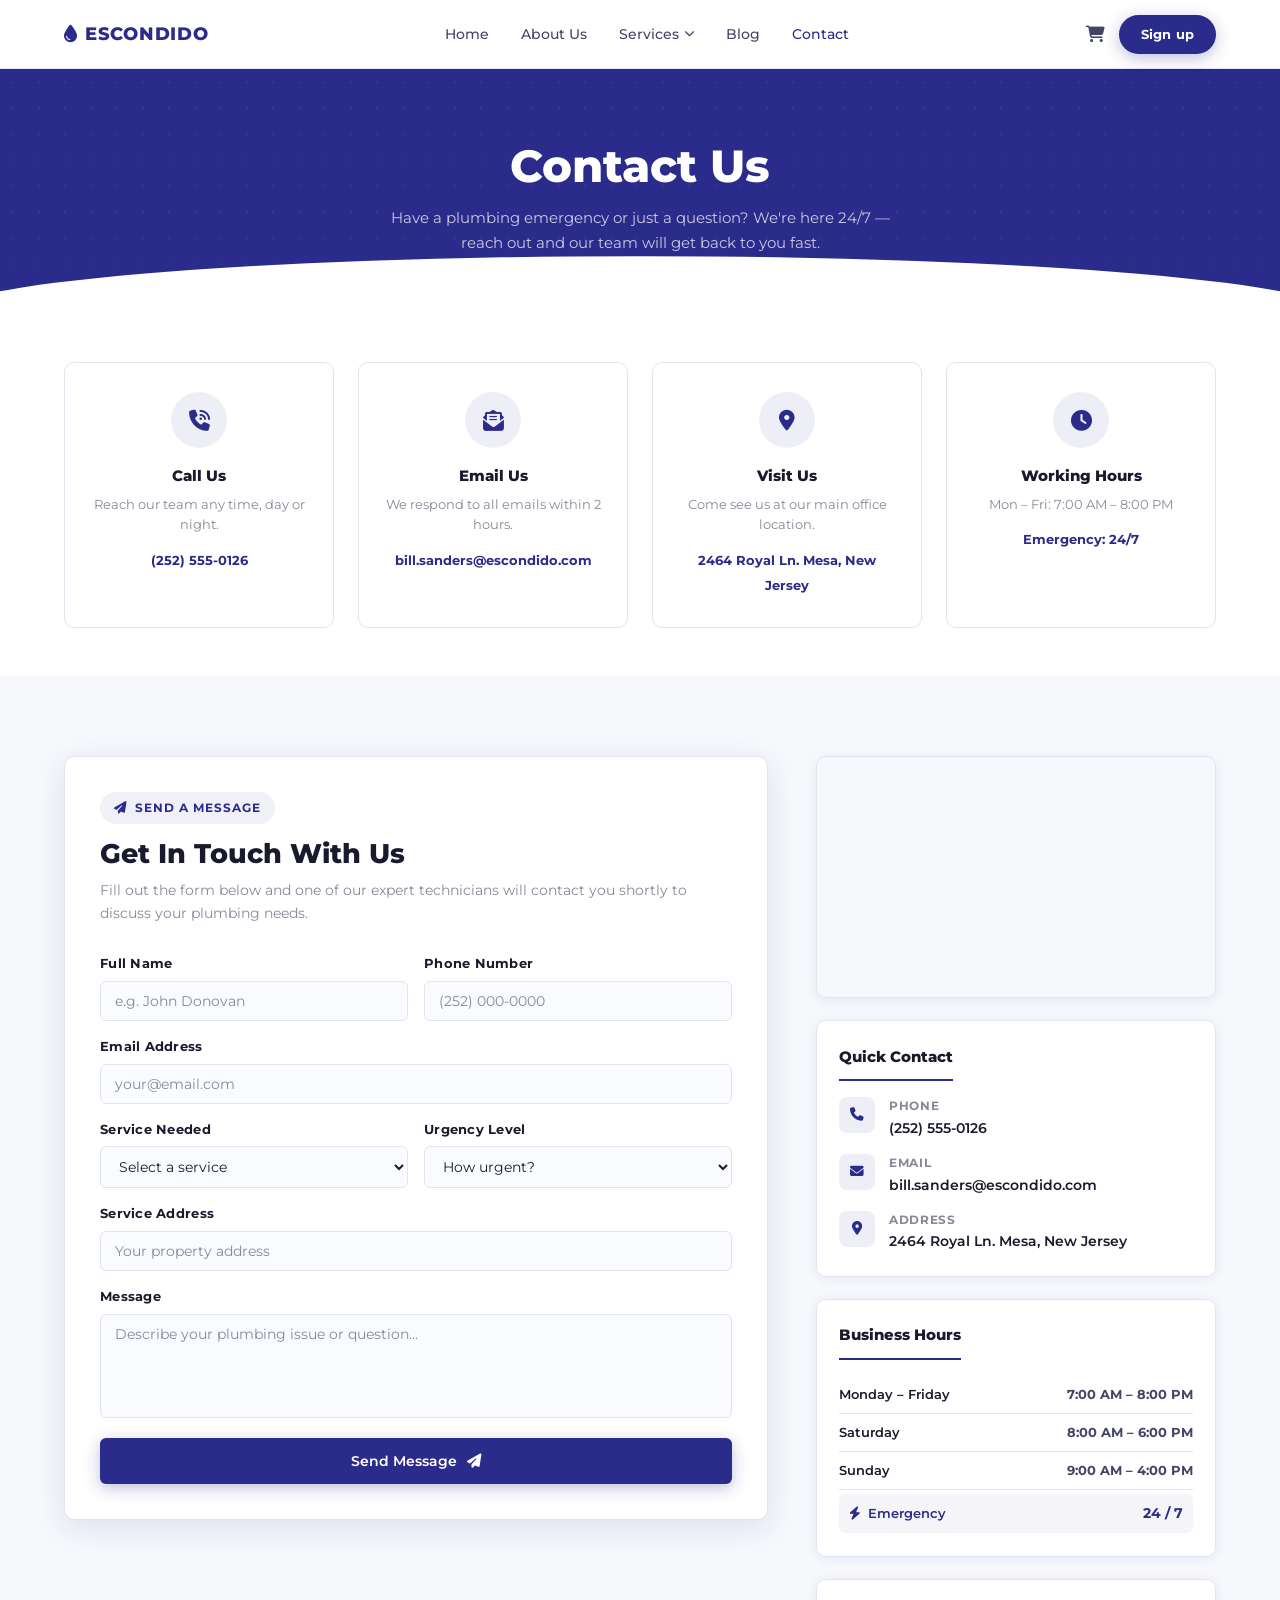
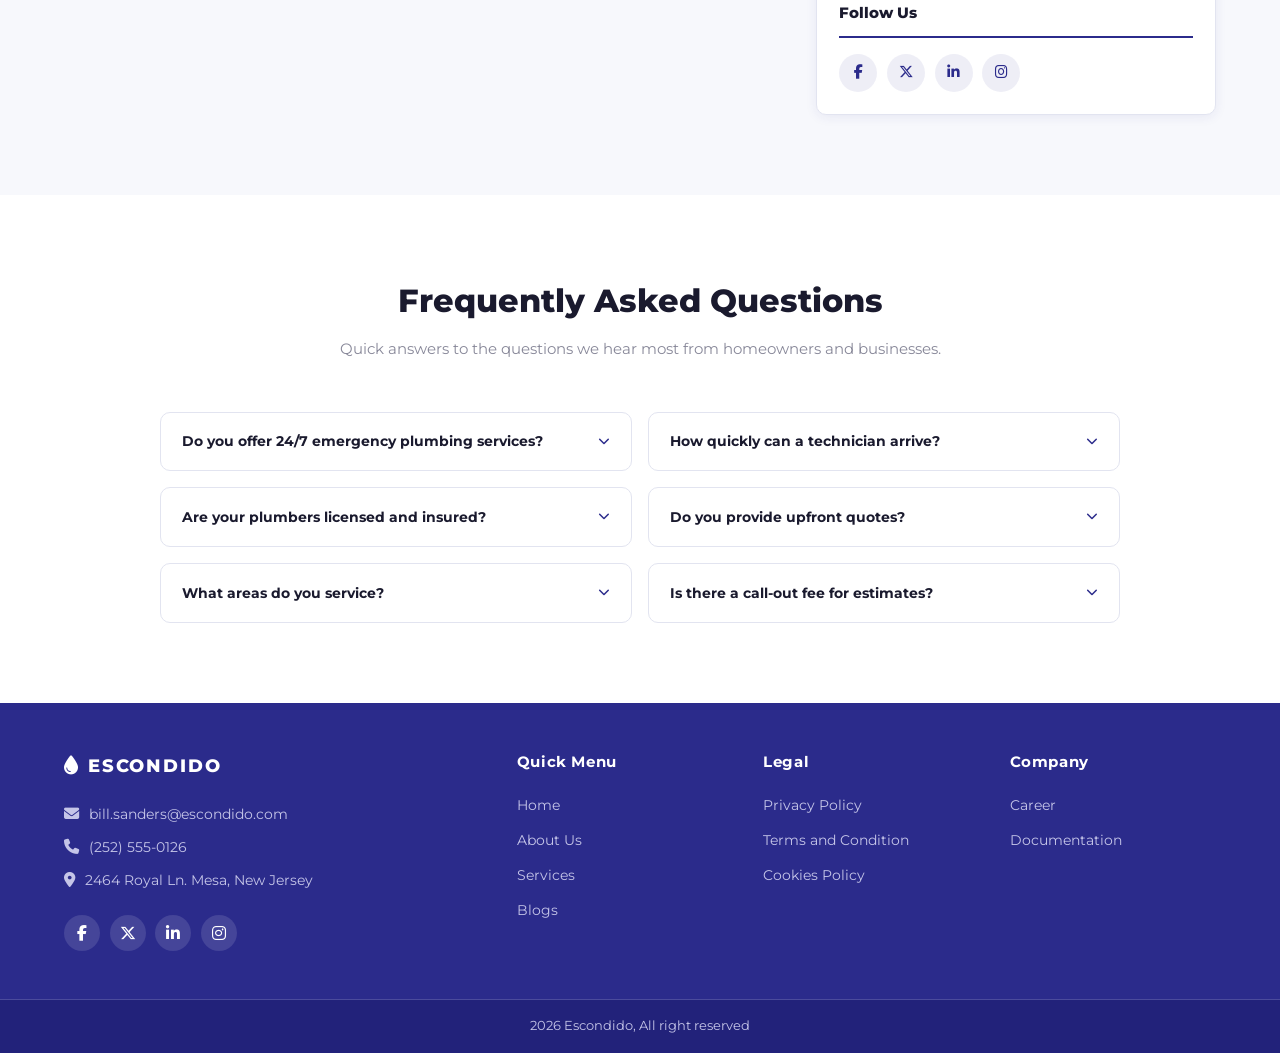
<file: contact.html>
<!doctype html>
<html lang="en">
  <head>
    <meta charset="UTF-8" />
    <meta name="viewport" content="width=device-width, initial-scale=1.0" />
    <title>Escondido | Contact Us</title>
    <link rel="stylesheet" href="css/style.css" />
    <link rel="stylesheet" href="css/contact.css" />
    <link rel="stylesheet" href="https://cdnjs.cloudflare.com/ajax/libs/font-awesome/6.5.0/css/all.min.css" />
    <link href="https://fonts.googleapis.com/css2?family=Montserrat:wght@400;500;600;700;800&display=swap" rel="stylesheet" />
  </head>
  <body>

    <!-- HEADER -->
    <header class="header">
      <div class="container">
        <div class="navbar">
          <a href="index.html" class="logo">
           <i class="fa-solid fa-droplet logo-icon"></i>
            ESCONDIDO
          </a>

          <nav class="nav" id="nav">
            <ul class="nav-list">
              <li><a href="index.html" class="nav-link">Home</a></li>
              <li><a href="about.html" class="nav-link">About Us</a></li>
              <li class="nav-dropdown">
                <a href="services.html" class="nav-link">
                  Services <i class="fa-solid fa-chevron-down" style="font-size:0.65rem;"></i>
                </a>
                <ul class="dropdown-menu">
                  <li><a href="services.html">Leak Repair</a></li>
                  <li><a href="services.html">Pipe Install</a></li>
                  <li><a href="services.html">Drain Cleaning</a></li>
                  <li><a href="services.html">Water Heater</a></li>
                  <li><a href="services.html">Bath Upgrade</a></li>
                  <li><a href="services.html">Toilet Repair</a></li>
                </ul>
              </li>
              <li><a href="blog.html" class="nav-link">Blog</a></li>
              <li><a href="contact.html" class="nav-link active">Contact</a></li>
            </ul>
          </nav>

          <div class="nav-actions">
            <a href="#" class="nav-cart"><i class="fa-solid fa-cart-shopping"></i></a>
            <a href="sign.html" class="btn btn-primary">Sign up</a>
          </div>

          <button class="hamburger" id="hamburger" aria-label="Toggle menu">
            <span></span><span></span><span></span>
          </button>
        </div>
      </div>
    </header>

    <!-- PAGE HERO -->
    <section class="page-hero">
      <div class="page-hero-pattern"></div>
      <div class="container">
        <div class="page-hero-inner">
          <h1 class="page-hero-title">Contact Us</h1>
          <p class="page-hero-sub">Have a plumbing emergency or just a question? We're here 24/7 — reach out and our team will get back to you fast.</p>
         
        </div>
      </div>
    </section>

    <!-- CONTACT INFO CARDS -->
    <section class="contact-info-strip">
      <div class="container">
        <div class="contact-cards">

          <div class="contact-card">
            <div class="contact-card-icon">
              <i class="fa-solid fa-phone-volume"></i>
            </div>
            <h4>Call Us</h4>
            <p>Reach our team any time, day or night.</p>
            <a href="tel:2525550126" class="contact-card-link">(252) 555-0126</a>
          </div>

          <div class="contact-card">
            <div class="contact-card-icon">
              <i class="fa-solid fa-envelope-open-text"></i>
            </div>
            <h4>Email Us</h4>
            <p>We respond to all emails within 2 hours.</p>
            <a href="mailto:bill.sanders@escondido.com" class="contact-card-link">bill.sanders@escondido.com</a>
          </div>

          <div class="contact-card">
            <div class="contact-card-icon">
              <i class="fa-solid fa-location-dot"></i>
            </div>
            <h4>Visit Us</h4>
            <p>Come see us at our main office location.</p>
            <a href="#map" class="contact-card-link">2464 Royal Ln. Mesa, New Jersey</a>
          </div>

          <div class="contact-card">
            <div class="contact-card-icon">
              <i class="fa-solid fa-clock"></i>
            </div>
            <h4>Working Hours</h4>
            <p>Mon – Fri: 7:00 AM – 8:00 PM</p>
            <span class="contact-card-link">Emergency: 24/7</span>
          </div>

        </div>
      </div>
    </section>

    <!-- CONTACT FORM + MAP -->
    <section class="section-pad contact-main">
      <div class="container">
        <div class="contact-layout">

          <!-- FORM SIDE -->
          <div class="contact-form-wrap">
            <div class="contact-form-header">
              <i class="fa-solid fa-paper-plane"></i> Send a Message
            </div>
            <h2>Get In Touch With Us</h2>
            <p>Fill out the form below and one of our expert technicians will contact you shortly to discuss your plumbing needs.</p>

            <form class="contact-form" onsubmit="return false;">
              <div class="form-row">
                <div class="form-group">
                  <label for="cf-name">Full Name</label>
                  <input id="cf-name" type="text" placeholder="e.g. John Donovan" />
                </div>
                <div class="form-group">
                  <label for="cf-phone">Phone Number</label>
                  <input id="cf-phone" type="tel" placeholder="(252) 000-0000" />
                </div>
              </div>

              <div class="form-group">
                <label for="cf-email">Email Address</label>
                <input id="cf-email" type="email" placeholder="your@email.com" />
              </div>

              <div class="form-row">
                <div class="form-group">
                  <label for="cf-service">Service Needed</label>
                  <select id="cf-service">
                    <option value="" disabled selected>Select a service</option>
                    <option>Leak Repair</option>
                    <option>Pipe Install</option>
                    <option>Drain Cleaning</option>
                    <option>Water Heater</option>
                    <option>Bath Upgrade</option>
                    <option>Toilet Repair</option>
                    <option>Other</option>
                  </select>
                </div>
                <div class="form-group">
                  <label for="cf-urgency">Urgency Level</label>
                  <select id="cf-urgency">
                    <option value="" disabled selected>How urgent?</option>
                    <option>Emergency — ASAP</option>
                    <option>Within 24 hours</option>
                    <option>Within a week</option>
                    <option>Just enquiring</option>
                  </select>
                </div>
              </div>

              <div class="form-group">
                <label for="cf-address">Service Address</label>
                <input id="cf-address" type="text" placeholder="Your property address" />
              </div>

              <div class="form-group">
                <label for="cf-message">Message</label>
                <textarea id="cf-message" rows="5" placeholder="Describe your plumbing issue or question…"></textarea>
              </div>

              <button type="submit" class="btn btn-primary btn-block btn-send">
                Send Message <i class="fa-solid fa-paper-plane"></i>
              </button>
            </form>
          </div>

          <!-- INFO SIDE -->
          <div class="contact-info-side">

            <!-- Map placeholder -->
            <div class="map-wrap" id="map">
              <iframe
                title="Escondido location"
                src="https://www.google.com/maps/embed?pb=!1m18!1m12!1m3!1d3023.7!2d-74.0060!3d40.7128!2m3!1f0!2f0!3f0!3m2!1i1024!2i768!4f13.1!3m3!1m2!1s0x0%3A0x0!2zNDDCsDQyJzQ2LjEiTiA3NMKwMDAnMjEuNiJX!5e0!3m2!1sen!2sus!4v1234567890"
                width="100%"
                height="300"
                style="border:0;"
                allowfullscreen=""
                loading="lazy"
                referrerpolicy="no-referrer-when-downgrade">
              </iframe>
            </div>

            <!-- Quick contact details -->
            <div class="info-box">
              <h4>Quick Contact</h4>
              <ul class="info-list">
                <li>
                  <div class="info-icon"><i class="fa-solid fa-phone"></i></div>
                  <div>
                    <span class="info-label">Phone</span>
                    <a href="tel:2525550126">(252) 555-0126</a>
                  </div>
                </li>
                <li>
                  <div class="info-icon"><i class="fa-solid fa-envelope"></i></div>
                  <div>
                    <span class="info-label">Email</span>
                    <a href="mailto:bill.sanders@escondido.com">bill.sanders@escondido.com</a>
                  </div>
                </li>
                <li>
                  <div class="info-icon"><i class="fa-solid fa-location-dot"></i></div>
                  <div>
                    <span class="info-label">Address</span>
                    <span>2464 Royal Ln. Mesa, New Jersey</span>
                  </div>
                </li>
              </ul>
            </div>

            <!-- Hours box -->
            <div class="info-box">
              <h4>Business Hours</h4>
              <ul class="hours-list">
                <li><span>Monday – Friday</span><span>7:00 AM – 8:00 PM</span></li>
                <li><span>Saturday</span><span>8:00 AM – 6:00 PM</span></li>
                <li><span>Sunday</span><span>9:00 AM – 4:00 PM</span></li>
                <li class="hours-emergency">
                  <span><i class="fa-solid fa-bolt"></i> Emergency</span>
                  <span>24 / 7</span>
                </li>
              </ul>
            </div>

            <!-- Social links -->
            <div class="info-box info-box--social">
              <h4>Follow Us</h4>
              <div class="contact-socials">
                <a href="#" class="social-link" aria-label="Facebook"><i class="fa-brands fa-facebook-f"></i></a>
                <a href="#" class="social-link" aria-label="X / Twitter"><i class="fa-brands fa-x-twitter"></i></a>
                <a href="#" class="social-link" aria-label="LinkedIn"><i class="fa-brands fa-linkedin-in"></i></a>
                <a href="#" class="social-link" aria-label="Instagram"><i class="fa-brands fa-instagram"></i></a>
              </div>
            </div>

          </div>
        </div>
      </div>
    </section>

    <!-- FAQ SECTION -->
    <section class="section-pad faq-section">
      <div class="container">
        <div class="section-header">
          <h2>Frequently Asked Questions</h2>
          <p>Quick answers to the questions we hear most from homeowners and businesses.</p>
        </div>

        <div class="faq-grid">

          <details class="faq-item">
            <summary>
              <span>Do you offer 24/7 emergency plumbing services?</span>
              <i class="fa-solid fa-chevron-down faq-icon"></i>
            </summary>
            <p>Yes! Our emergency line is always open. Whether it's a burst pipe at 2 AM or a blocked drain on a public holiday, our technicians are on standby and can typically reach you within 45–60 minutes.</p>
          </details>

          <details class="faq-item">
            <summary>
              <span>How quickly can a technician arrive?</span>
              <i class="fa-solid fa-chevron-down faq-icon"></i>
            </summary>
            <p>For standard bookings we aim to be with you within 24 hours. For emergency callouts we target a response time of under 60 minutes depending on your location within our service area.</p>
          </details>

          <details class="faq-item">
            <summary>
              <span>Are your plumbers licensed and insured?</span>
              <i class="fa-solid fa-chevron-down faq-icon"></i>
            </summary>
            <p>Absolutely. Every Escondido technician is fully licensed, bonded, and insured. We also carry public liability insurance so you're fully protected throughout every job.</p>
          </details>

          <details class="faq-item">
            <summary>
              <span>Do you provide upfront quotes?</span>
              <i class="fa-solid fa-chevron-down faq-icon"></i>
            </summary>
            <p>Yes — we believe in transparent pricing. You'll always receive a clear, written quote before any work begins. There are no hidden fees or surprise charges on your final invoice.</p>
          </details>

          <details class="faq-item">
            <summary>
              <span>What areas do you service?</span>
              <i class="fa-solid fa-chevron-down faq-icon"></i>
            </summary>
            <p>We currently service Mesa, New Jersey and the surrounding areas. Call us or fill out the contact form above to confirm whether we cover your location — we're expanding regularly.</p>
          </details>

          <details class="faq-item">
            <summary>
              <span>Is there a call-out fee for estimates?</span>
              <i class="fa-solid fa-chevron-down faq-icon"></i>
            </summary>
            <p>We offer free on-site estimates for most jobs. A small call-out fee may apply for certain emergency situations, which will always be communicated to you clearly before we dispatch a technician.</p>
          </details>

        </div>
      </div>
    </section>

    <!-- FOOTER -->
    <footer class="footer">
      <div class="footer-top">
        <div class="footer-col footer-brand">
          <div class="footer-logo">
             <i class="fa-solid fa-droplet logo-icon"></i>
            <span class="logo-text">ESCONDIDO</span>
          </div>
          <ul class="footer-contact">
            <li><i class="fa-solid fa-envelope icon"></i> bill.sanders@escondido.com</li>
            <li><i class="fa-solid fa-phone icon"></i> (252) 555-0126</li>
            <li><i class="fa-solid fa-location-dot icon"></i> 2464 Royal Ln. Mesa, New Jersey</li>
          </ul>
          <div class="footer-socials">
            <a href="#" aria-label="Facebook" class="social-link"><i class="fa-brands fa-facebook-f"></i></a>
            <a href="#" aria-label="X / Twitter" class="social-link"><i class="fa-brands fa-x-twitter"></i></a>
            <a href="#" aria-label="LinkedIn" class="social-link"><i class="fa-brands fa-linkedin-in"></i></a>
            <a href="#" aria-label="Instagram" class="social-link"><i class="fa-brands fa-instagram"></i></a>
          </div>
        </div>
        <div class="footer-col">
          <h4 class="footer-heading">Quick Menu</h4>
          <ul class="footer-links">
            <li><a href="index.html">Home</a></li>
            <li><a href="about.html">About Us</a></li>
            <li><a href="services.html">Services</a></li>
            <li><a href="blog.html">Blogs</a></li>
          </ul>
        </div>
        <div class="footer-col">
          <h4 class="footer-heading">Legal</h4>
          <ul class="footer-links">
            <li><a href="#">Privacy Policy</a></li>
            <li><a href="#">Terms and Condition</a></li>
            <li><a href="#">Cookies Policy</a></li>
          </ul>
        </div>
        <div class="footer-col">
          <h4 class="footer-heading">Company</h4>
          <ul class="footer-links">
            <li><a href="#">Career</a></li>
            <li><a href="#">Documentation</a></li>
          </ul>
        </div>
      </div>
      <div class="footer-bottom">
        <p>2026 Escondido, All right reserved</p>
      </div>
    </footer>

    <script src="js/script.js"></script>
  </body>
</html>
</file>
<file: css/style.css>
/* ---------- CSS VARIABLES ---------- */
:root {
  --primary:        #2b2b8b;
  --primary-dark:   #22227a;
  --primary-light:  #3d3da8;
  --accent:         #f5630e;
  --white:          #ffffff;
  --light-bg:       #f7f8fc;
  --text-dark:      #1a1a2e;
  --text-mid:       #444466;
  --text-light:     #888899;
  --border:         #e2e4f0;
  --shadow-sm:      0 2px 12px rgba(43,43,139,0.08);
  --shadow-md:      0 8px 30px rgba(43,43,139,0.12);
  --shadow-lg:      0 20px 60px rgba(43,43,139,0.16);
  --radius:         10px;
  --radius-sm:      6px;
  --font:           'Montserrat', sans-serif;
  --transition:     0.28s ease;

  /* Footer */
  --footer-bg:        #2b2b8b;
  --footer-text:      #ffffff;
  --footer-muted:     #c5c5e8;
  --footer-border:    rgba(255,255,255,0.15);
  --footer-bottom-bg: #22227a;
  --social-bg:        rgba(255,255,255,0.12);
  --social-hover-bg:  rgba(255,255,255,0.25);
}

/* ---------- RESET ---------- */
* {
  box-sizing: border-box;
  margin: 0;
  padding: 0;
}

html {
  scroll-behavior: smooth;
}

body {
  font-family: var(--font);
  color: var(--text-dark);
  background: var(--white);
  overflow-x: hidden;
  line-height: 1.6;
}

img {
  display: block;
  max-width: 100%;
}

a {
  text-decoration: none;
  color: inherit;
}

ul {
  list-style: none;
}

/* ---------- CONTAINER ---------- */
.container {
  max-width: 1200px;
  margin: 0 auto;
  padding: 0 24px;
}

/* ---------- SECTION PADDING ---------- */
.section-pad {
  padding: 80px 0;
}

/* ---------- SECTION HEADER ---------- */
.section-header {
  text-align: center;
  max-width: 680px;
  margin: 0 auto 50px;
}

.section-header h2 {
  font-size: 2rem;
  font-weight: 800;
  color: var(--text-dark);
  margin-bottom: 0.6rem;
}

.section-header p {
  font-size: 0.95rem;
  color: var(--text-light);
  line-height: 1.7;
}

/* ---------- BUTTONS ---------- */
.btn {
  display: inline-flex;
  align-items: center;
  gap: 0.5rem;
  padding: 11px 24px;
  border-radius: var(--radius-sm);
  font-family: var(--font);
  font-size: 0.875rem;
  font-weight: 600;
  cursor: pointer;
  border: none;
  transition: background var(--transition), transform var(--transition), box-shadow var(--transition);
  text-decoration: none;
}

.btn-primary {
  background: var(--primary);
  color: var(--white);
  box-shadow: 0 4px 16px rgba(43,43,139,0.3);
}

.btn-primary:hover {
  background: var(--primary-light);
  transform: translateY(-2px);
  box-shadow: 0 8px 24px rgba(43,43,139,0.35);
}

.btn-white {
  background: var(--white);
  color: var(--primary);
  font-weight: 700;
  box-shadow: 0 4px 16px rgba(0,0,0,0.18);
}

.btn-white:hover {
  background: #f0f0ff;
  transform: translateY(-2px);
}

.btn-arrow i {
  transition: transform var(--transition);
}

.btn-arrow:hover i {
  transform: translateX(4px);
}

.btn-block {
  width: 100%;
  justify-content: center;
}

/* ---------- READ MORE LINK ---------- */
.read-more {
  font-size: 0.82rem;
  font-weight: 600;
  color: var(--primary);
  display: inline-flex;
  align-items: center;
  gap: 0.35rem;
  transition: gap var(--transition), color var(--transition);
}

.read-more:hover {
  gap: 0.6rem;
  color: var(--accent);
}

/* =====================================================
   HEADER / NAVBAR
===================================================== */
.header {
  position: sticky;
  top: 0;
  z-index: 999;
  background: var(--white);
  border-bottom: 1px solid var(--border);
  box-shadow: var(--shadow-sm);
}

.navbar {
  display: flex;
  align-items: center;
  justify-content: space-between;
  height: 68px;
}

/* Logo */
.logo {
  display: flex;
  align-items: center;
  gap: 0.45rem;
  font-size: 1.15rem;
  font-weight: 800;
  color: var(--primary);
  letter-spacing: 0.04em;
  flex-shrink: 0;
}

.logo-icon {
  color: var(--primary);
  font-size: 1.1rem;
}

/* Nav list */
.nav-list {
  display: flex;
  align-items: center;
  gap: 0;
}

.nav-list li {
  position: relative;
}

.nav-link {
  display: flex;
  align-items: center;
  gap: 0.3rem;
  padding: 8px 16px;
  font-size: 0.88rem;
  font-weight: 500;
  color: var(--text-mid);
  border-radius: var(--radius-sm);
  transition: color var(--transition), background var(--transition);
}

.nav-link:hover,
.nav-link.active {
  color: var(--primary);
}

/* Dropdown */
.nav-dropdown .dropdown-menu {
  display: none;
  position: absolute;
  top: calc(100% + 8px);
  left: 0;
  background: var(--white);
  border: 1px solid var(--border);
  border-radius: var(--radius);
  box-shadow: var(--shadow-md);
  min-width: 170px;
  overflow: hidden;
  z-index: 100;
}

.nav-dropdown:hover .dropdown-menu {
  display: block;
}

.dropdown-menu li a {
  display: block;
  padding: 10px 18px;
  font-size: 0.85rem;
  font-weight: 500;
  color: var(--text-mid);
  transition: background var(--transition), color var(--transition);
}

.dropdown-menu li a:hover {
  background: var(--light-bg);
  color: var(--primary);
}

/* Nav actions */
.nav-actions {
  display: flex;
  align-items: center;
  gap: 14px;
}

.nav-cart {
  font-size: 1.05rem;
  color: var(--text-mid);
  transition: color var(--transition);
}

.nav-cart:hover {
  color: var(--primary);
}

/* Sign Up button — matches image: solid primary pill */
.nav-actions .btn-primary {
  background: var(--primary);
  color: var(--white);
  border-radius: 20px;
  padding: 9px 22px;
  font-size: 0.82rem;
  font-weight: 700;
  letter-spacing: 0.01em;
}

.nav-actions .btn-primary:hover {
  background: var(--primary-light);
  transform: translateY(-1px);
}

/* Hamburger */
.hamburger {
  display: none;
  flex-direction: column;
  justify-content: center;
  gap: 5px;
  width: 36px;
  height: 36px;
  background: none;
  border: none;
  cursor: pointer;
  padding: 4px;
}

.hamburger span {
  display: block;
  width: 100%;
  height: 2.5px;
  background: var(--primary);
  border-radius: 3px;
  transition: transform 0.3s ease, opacity 0.3s ease;
}

.hamburger.open span:nth-child(1) {
  transform: translateY(7.5px) rotate(45deg);
}

.hamburger.open span:nth-child(2) {
  opacity: 0;
}

.hamburger.open span:nth-child(3) {
  transform: translateY(-7.5px) rotate(-45deg);
}

/* =====================================================
   HERO
===================================================== */
.hero {
  background-color: var(--primary);
  position: relative;
  overflow: hidden;
  min-height: 480px;
  display: flex;
  align-items: center;
}

.hero-pattern {
  position: absolute;
  inset: 0;
  background-image: radial-gradient(circle, rgba(255,255,255,0.06) 1px, transparent 1px);
  background-size: 26px 26px;
  pointer-events: none;
  z-index: 0;
}

.hero::after {
  content: '';
  position: absolute;
  right: 0;
  top: 0;
  width: 50%;
  height: 100%;
  background: linear-gradient(130deg, var(--primary) 0%, var(--primary-dark) 100%);
  clip-path: polygon(10% 0, 100% 0, 100% 100%, 0% 100%);
  z-index: 0;
}

.hero .container {
  position: relative;
  z-index: 2;
  width: 100%;
}

.hero-inner {
  display: grid;
  grid-template-columns: 1fr 1fr;
  align-items: center;
  gap: 2.5rem;
  padding: 64px 0;
}

.hero-content {
  animation: fadeLeft 0.8s ease both;
}

.hero-title {
  font-size: 2.4rem;
  font-weight: 800;
  color: var(--white);
  line-height: 1.2;
  margin-bottom: 1rem;
}

.hero-subtitle {
  font-size: 0.9rem;
  color: rgba(255,255,255,0.75);
  line-height: 1.8;
  max-width: 420px;
  margin-bottom: 1.8rem;
}

/* Hero email input — pill/rounded style matching image */
.hero-email {
  display: flex;
  align-items: center;
  gap: 0.7rem;
  background: rgba(255,255,255,0.12);
  border: 1.5px solid rgba(255,255,255,0.22);
  border-radius: 30px;
  padding: 0 1.1rem;
  max-width: 390px;
  margin-bottom: 1.6rem;
  transition: border-color var(--transition);
}

.hero-email:focus-within {
  border-color: rgba(255,255,255,0.55);
}

.hero-email i {
  color: rgba(255,255,255,0.5);
  font-size: 0.9rem;
  flex-shrink: 0;
}

.hero-email input {
  flex: 1;
  background: transparent;
  border: none;
  outline: none;
  color: var(--white);
  font-family: var(--font);
  font-size: 0.875rem;
  padding: 14px 0;
}

.hero-email input::placeholder {
  color: rgba(255,255,255,0.45);
}

/* "View Services" button — white pill style */
.hero-content .btn-white {
  border-radius: 20px;
  padding: 11px 26px;
  font-size: 0.85rem;
}

/* Hero image */
.hero-image {
  position: relative;
  animation: fadeRight 0.9s 0.15s ease both;
}

.hero-image img {
  width: 100%;
  height: 380px;
  object-fit: cover;
  border-radius: var(--radius);
  box-shadow: 0 20px 60px rgba(0,0,0,0.35);
}

.hero-img-badge {
  position: absolute;
  top: 16px;
  left: 16px;
  background: rgba(255,255,255,0.96);
  border-radius: 8px;
  padding: 10px 14px;
  display: flex;
  align-items: center;
  gap: 0.6rem;
  box-shadow: var(--shadow-md);
  z-index: 3;
  max-width: 200px;
}

.hero-img-badge i {
  font-size: 1.3rem;
  color: var(--primary);
  flex-shrink: 0;
}

.hero-img-badge span {
  font-size: 0.72rem;
  font-weight: 700;
  color: var(--primary);
  line-height: 1.4;
  text-transform: uppercase;
  letter-spacing: 0.05em;
}

/* =====================================================
   HOW IT WORKS
===================================================== */
.how-it-works {
  background: var(--white);
}

.how-grid {
  display: grid;
  grid-template-columns: repeat(3, 1fr);
  gap: 2rem;
}

.how-card {
  text-align: center;
}

.how-img-wrap {
  width: 100%;
  height: 180px;
  border-radius: var(--radius);
  overflow: hidden;
  margin-bottom: 1.1rem;
}

.how-img-wrap img {
  width: 100%;
  height: 100%;
  object-fit: cover;
  transition: transform 0.4s ease;
}

.how-card:hover .how-img-wrap img {
  transform: scale(1.05);
}

.how-card h4 {
  font-size: 1rem;
  font-weight: 700;
  color: var(--text-dark);
  margin-bottom: 0.5rem;
}

.how-card p {
  font-size: 0.85rem;
  color: var(--text-light);
  line-height: 1.7;
}

/* =====================================================
   RELIABLE & LONG-LASTING
===================================================== */
.reliable {
  background: var(--light-bg);
}

.reliable-inner {
  display: grid;
  grid-template-columns: 1fr 1fr;
  gap: 4rem;
  align-items: center;
}

.reliable-img img {
  width: 100%;
  height: 420px;
  object-fit: cover;
  border-radius: var(--radius);
  box-shadow: var(--shadow-md);
}

.reliable-content h2 {
  font-size: 1.9rem;
  font-weight: 800;
  color: var(--text-dark);
  line-height: 1.25;
  margin-bottom: 1rem;
}

.reliable-intro {
  font-size: 0.9rem;
  color: var(--text-mid);
  line-height: 1.7;
  margin-bottom: 1.6rem;
}

.reliable-features {
  display: flex;
  flex-direction: column;
  gap: 1.2rem;
  margin-bottom: 2rem;
}

.reliable-feature {
  display: flex;
  gap: 1rem;
  align-items: flex-start;
}

.feat-dot {
  color: var(--primary);
  font-size: 1.1rem;
  flex-shrink: 0;
  margin-top: 2px;
}

.reliable-feature h5 {
  font-size: 0.9rem;
  font-weight: 700;
  color: var(--text-dark);
  margin-bottom: 0.3rem;
}

.reliable-feature p {
  font-size: 0.82rem;
  color: var(--text-light);
  line-height: 1.6;
}

/* =====================================================
   APPOINTMENT
===================================================== */
.appointment {
  background: var(--white);
}

.appt-inner {
  display: grid;
  grid-template-columns: 1fr 1fr;
  gap: 3rem;
  align-items: start;
}

.appt-img {
  position: relative;
}

.appt-img img {
  width: 100%;
  height: 100%;
  min-height: 500px;
  object-fit: cover;
  border-radius: var(--radius);
  box-shadow: var(--shadow-md);
}

/* Form card — white card with strong shadow, matching image */
.appt-form-card {
  background: var(--white);
  border: 1px solid var(--border);
  border-radius: var(--radius);
  padding: 2rem;
  box-shadow: var(--shadow-lg);
}

.appt-form-header {
  display: flex;
  align-items: center;
  gap: 0.5rem;
  font-size: 0.78rem;
  font-weight: 700;
  color: var(--primary);
  margin-bottom: 0.7rem;
  text-transform: uppercase;
  letter-spacing: 0.08em;
  background: rgba(43,43,139,0.07);
  padding: 6px 12px;
  border-radius: 20px;
  width: fit-content;
}

.appt-form-header i {
  font-size: 0.9rem;
}

.appt-form-card h3 {
  font-size: 1.6rem;
  font-weight: 800;
  color: var(--text-dark);
  margin-bottom: 0.6rem;
  line-height: 1.25;
}

.appt-form-card > p {
  font-size: 0.82rem;
  color: var(--text-light);
  line-height: 1.7;
  margin-bottom: 1.4rem;
}

.appt-form {
  display: flex;
  flex-direction: column;
  gap: 0.75rem;
}

.appt-form input,
.appt-form select {
  width: 100%;
  padding: 10px 14px;
  border: 1.5px solid var(--border);
  border-radius: var(--radius-sm);
  font-family: var(--font);
  font-size: 0.83rem;
  color: var(--text-dark);
  background: #fafbff;
  outline: none;
  transition: border-color var(--transition);
}

.appt-form input:focus,
.appt-form select:focus {
  border-color: var(--primary);
}

.appt-form input::placeholder {
  color: var(--text-light);
}

.appt-row {
  display: grid;
  grid-template-columns: 1fr 1fr;
  gap: 0.75rem;
}

/* Book button — full-width primary */
.appt-form .btn-block {
  margin-top: 0.25rem;
  padding: 13px 24px;
  font-size: 0.88rem;
  border-radius: var(--radius-sm);
}

/* =====================================================
   TRUSTED EXPERTS
===================================================== */
.trusted {
  background: var(--light-bg);
}

.trusted-inner {
  display: grid;
  grid-template-columns: 1fr 1fr;
  gap: 4rem;
  align-items: center;
}

.trusted-img img {
  width: 100%;
  height: 460px;
  object-fit: cover;
  border-radius: var(--radius);
  box-shadow: var(--shadow-md);
}

.trusted-content h2 {
  font-size: 1.9rem;
  font-weight: 800;
  color: var(--text-dark);
  line-height: 1.25;
  margin-bottom: 1.2rem;
}

.trusted-content p {
  font-size: 0.88rem;
  color: var(--text-mid);
  line-height: 1.75;
  margin-bottom: 1rem;
}

.trusted-content .btn {
  margin-top: 1rem;
}

/* =====================================================
   OUR SERVICES
===================================================== */
.services {
  background: var(--white);
}

.services-grid {
  display: grid;
  grid-template-columns: repeat(3, 1fr);
  gap: 1.5rem;
}

.service-card {
  border: 1.5px solid var(--border);
  border-radius: var(--radius);
  padding: 1.6rem;
  transition: box-shadow var(--transition), border-color var(--transition), transform var(--transition);
  cursor: pointer;
  background: var(--white);
}

.service-card:hover {
  box-shadow: var(--shadow-md);
  border-color: var(--primary);
  transform: translateY(-4px);
}

/* Active card — solid primary blue background */
.service-card--active {
  background: var(--primary);
  border-color: var(--primary);
}

.service-card--active h4,
.service-card--active p {
  color: var(--white);
}

.service-card--active .read-more {
  color: rgba(255,255,255,0.85);
}

.service-card--active .read-more:hover {
  color: var(--white);
}

.service-card--active .service-icon {
  color: var(--white);
  background: rgba(255,255,255,0.15);
}

.service-icon {
  width: 44px;
  height: 44px;
  border-radius: 8px;
  background: var(--light-bg);
  color: var(--primary);
  display: flex;
  align-items: center;
  justify-content: center;
  font-size: 1.1rem;
  margin-bottom: 1rem;
}

.service-card h4 {
  font-size: 0.95rem;
  font-weight: 700;
  color: var(--text-dark);
  margin-bottom: 0.5rem;
}

.service-card p {
  font-size: 0.82rem;
  color: var(--text-light);
  line-height: 1.65;
  margin-bottom: 1rem;
}

/* =====================================================
   EXPERTS / TEAM
===================================================== */
.experts {
  background: var(--light-bg);
}

.experts .section-header {
  max-width: 780px;
}

.experts .section-header p {
  font-size: 0.88rem;
  color: var(--text-mid);
}

.experts-grid {
  display: grid;
  grid-template-columns: repeat(4, 1fr);
  gap: 1.5rem;
}

.expert-card {
  text-align: center;
}

.expert-img-wrap {
  width: 100%;
  height: 180px;
  border-radius: var(--radius);
  overflow: hidden;
  margin-bottom: 0.9rem;
}

.expert-img-wrap img {
  width: 100%;
  height: 100%;
  object-fit: cover;
  transition: transform 0.4s ease;
}

.expert-card:hover .expert-img-wrap img {
  transform: scale(1.06);
}

.expert-card h5 {
  font-size: 0.9rem;
  font-weight: 700;
  color: var(--text-dark);
  margin-bottom: 0.25rem;
}

.expert-card span {
  font-size: 0.78rem;
  color: var(--text-light);
}

/* =====================================================
   BLOG
===================================================== */
.blog {
  background: var(--white);
}

.blog-grid {
  display: grid;
  grid-template-columns: repeat(3, 1fr);
  gap: 1.8rem;
}

.blog-card {
  border-radius: var(--radius);
  overflow: hidden;
  border: 1px solid var(--border);
  transition: box-shadow var(--transition), transform var(--transition);
  background: var(--white);
}

.blog-card:hover {
  box-shadow: var(--shadow-md);
  transform: translateY(-4px);
}

.blog-img-wrap {
  height: 180px;
  overflow: hidden;
}

.blog-img-wrap img {
  width: 100%;
  height: 100%;
  object-fit: cover;
  transition: transform 0.4s ease;
}

.blog-card:hover .blog-img-wrap img {
  transform: scale(1.06);
}

.blog-body {
  padding: 1.2rem;
}

.blog-body h5 {
  font-size: 0.88rem;
  font-weight: 700;
  color: var(--text-dark);
  line-height: 1.5;
  margin-bottom: 0.75rem;
}

/* =====================================================
   FOOTER
===================================================== */
.footer {
  background-color: var(--footer-bg);
  color: var(--footer-text);
  width: 100%;
}

.footer-top {
  display: grid;
  grid-template-columns: 2fr 1fr 1fr 1fr;
  gap: 2.5rem;
  padding: 3rem 5%;
  border-bottom: 1px solid var(--footer-border);
}

.footer-col {
  display: flex;
  flex-direction: column;
}

.footer-logo {
  display: flex;
  align-items: center;
  gap: 0.5rem;
  margin-bottom: 1.5rem;
  font-size: 1.15rem;
  font-weight: 800;
  letter-spacing: 0.1em;
  color: var(--white);
}

.footer-logo i {
  font-size: 1.2rem;
  color: var(--white);
}

.footer-contact {
  list-style: none;
  display: flex;
  flex-direction: column;
  gap: 0.75rem;
  margin-bottom: 1.5rem;
}

.footer-contact li {
  display: flex;
  align-items: flex-start;
  gap: 0.6rem;
  font-size: 0.875rem;
  color: var(--footer-muted);
  line-height: 1.5;
}

.footer-contact .icon {
  font-size: 0.95rem;
  flex-shrink: 0;
  margin-top: 2px;
}

.footer-socials {
  display: flex;
  gap: 0.6rem;
}

.social-link {
  display: flex;
  align-items: center;
  justify-content: center;
  width: 36px;
  height: 36px;
  border-radius: 50%;
  background-color: var(--social-bg);
  color: var(--white);
  text-decoration: none;
  transition: background-color var(--transition), transform var(--transition);
}

.social-link:hover {
  background-color: var(--social-hover-bg);
  transform: translateY(-2px);
}

.footer-heading {
  font-size: 0.92rem;
  font-weight: 700;
  color: var(--white);
  margin-bottom: 1.1rem;
  letter-spacing: 0.04em;
}

.footer-links {
  display: flex;
  flex-direction: column;
  gap: 0.6rem;
}

.footer-links li a {
  font-size: 0.875rem;
  color: var(--footer-muted);
  text-decoration: none;
  transition: color var(--transition);
}

.footer-links li a:hover {
  color: var(--white);
}

.footer-bottom {
  background-color: var(--footer-bottom-bg);
  text-align: center;
  padding: 1rem 5%;
}

.footer-bottom p {
  font-size: 0.8rem;
  color: var(--footer-muted);
}

/* =====================================================
   ANIMATIONS
===================================================== */
@keyframes fadeLeft {
  from { opacity: 0; transform: translateX(-28px); }
  to   { opacity: 1; transform: translateX(0); }
}

@keyframes fadeRight {
  from { opacity: 0; transform: translateX(28px); }
  to   { opacity: 1; transform: translateX(0); }
}

@keyframes fadeUp {
  from { opacity: 0; transform: translateY(24px); }
  to   { opacity: 1; transform: translateY(0); }
}

.delay-1 { animation-delay: 0.15s; }
.delay-2 { animation-delay: 0.3s; }

/* =====================================================
   RESPONSIVE — TABLET (max 960px)
===================================================== */
@media (max-width: 960px) {

  /* Navbar */
  .nav {
    display: none;
    position: fixed;
    top: 68px;
    left: 0;
    right: 0;
    background: var(--white);
    border-top: 1px solid var(--border);
    border-bottom: 1px solid var(--border);
    box-shadow: var(--shadow-md);
    z-index: 998;
    padding: 16px 0;
  }

  .nav.open {
    display: block;
  }

  .nav-list {
    flex-direction: column;
    gap: 0;
  }

  .nav-list li {
    width: 100%;
  }

  .nav-link {
    padding: 12px 24px;
    font-size: 0.95rem;
    border-radius: 0;
    width: 100%;
  }

  .nav-dropdown .dropdown-menu {
    position: static;
    box-shadow: none;
    border: none;
    border-top: 1px solid var(--border);
    border-radius: 0;
    display: none;
  }

  .nav-dropdown.open .dropdown-menu {
    display: block;
  }

  .hamburger {
    display: flex;
  }

  /* Hero */
  .hero-inner {
    grid-template-columns: 1fr;
    padding: 50px 0;
    text-align: center;
  }

  .hero::after { display: none; }

  .hero-title { font-size: 2rem; }

  .hero-subtitle {
    margin: 0 auto 1.6rem;
  }

  .hero-email {
    max-width: 100%;
  }

  .hero-image { order: -1; }

  .hero-image img { height: 280px; }

  /* How it works */
  .how-grid {
    grid-template-columns: 1fr;
    max-width: 420px;
    margin: 0 auto;
  }

  /* Reliable */
  .reliable-inner {
    grid-template-columns: 1fr;
    gap: 2.5rem;
  }

  .reliable-img img { height: 300px; }

  /* Appointment */
  .appt-inner {
    grid-template-columns: 1fr;
  }

  .appt-img { display: none; }

  /* Trusted */
  .trusted-inner {
    grid-template-columns: 1fr;
    gap: 2.5rem;
  }

  .trusted-img { order: -1; }

  .trusted-img img { height: 280px; }

  /* Services */
  .services-grid {
    grid-template-columns: repeat(2, 1fr);
  }

  /* Experts */
  .experts-grid {
    grid-template-columns: repeat(2, 1fr);
  }

  /* Blog */
  .blog-grid {
    grid-template-columns: repeat(2, 1fr);
  }

  /* Footer */
  .footer-top {
    grid-template-columns: 1fr 1fr;
    gap: 2rem;
  }

  .footer-brand {
    grid-column: 1 / -1;
  }
}

/* =====================================================
   RESPONSIVE — MOBILE (max 600px)
===================================================== */
@media (max-width: 600px) {

  .section-pad { padding: 56px 0; }

  .section-header h2 { font-size: 1.6rem; }

  .hero-title { font-size: 1.6rem; }

  .hero-image img { height: 220px; }

  .services-grid {
    grid-template-columns: 1fr;
  }

  .experts-grid {
    grid-template-columns: repeat(2, 1fr);
  }

  .blog-grid {
    grid-template-columns: 1fr;
  }

  .appt-row {
    grid-template-columns: 1fr;
  }

  .footer-top {
    grid-template-columns: 1fr;
  }

  .footer-brand {
    grid-column: auto;
  }

  .reliable-content h2,
  .trusted-content h2 {
    font-size: 1.5rem;
  }

  .nav-actions .btn-primary {
    display: none;
  }
}
</file>
<file: css/contact.css>
/* =====================================================
   CONTACT PAGE — contact.css
   Imports alongside style.css (shared variables)
===================================================== */

/* ---------- PAGE HERO ---------- */
.page-hero {
  background-color: var(--primary);
  position: relative;
  overflow: hidden;
  padding: 72px 0 60px;
  text-align: center;
}

.page-hero-pattern {
  position: absolute;
  inset: 0;
  background-image: radial-gradient(circle, rgba(255,255,255,0.06) 1px, transparent 1px);
  background-size: 26px 26px;
  pointer-events: none;
  z-index: 0;
}

.page-hero::after {
  content: '';
  position: absolute;
  bottom: 0;
  left: 0;
  right: 0;
  height: 60px;
  background: var(--white);
  clip-path: ellipse(55% 100% at 50% 100%);
  z-index: 1;
}

.page-hero .container {
  position: relative;
  z-index: 2;
}

.page-hero-inner {
  display: flex;
  flex-direction: column;
  align-items: center;
  gap: 0.75rem;
  animation: fadeUp 0.7s ease both;
}

.page-hero-title {
  font-size: 2.8rem;
  font-weight: 800;
  color: var(--white);
  line-height: 1.15;
}

.page-hero-sub {
  font-size: 0.95rem;
  color: rgba(255,255,255,0.75);
  max-width: 540px;
  line-height: 1.7;
}

.breadcrumb {
  display: flex;
  align-items: center;
  gap: 0.5rem;
  font-size: 0.82rem;
  font-weight: 600;
  color: rgba(255,255,255,0.65);
  margin-top: 0.5rem;
}

.breadcrumb a {
  color: rgba(255,255,255,0.65);
  transition: color var(--transition);
}

.breadcrumb a:hover { color: var(--white); }
.breadcrumb i { font-size: 0.6rem; }
.breadcrumb span { color: var(--white); }

/* ---------- CONTACT INFO STRIP ---------- */
.contact-info-strip {
  background: var(--white);
  padding: 0;
  margin-top: -2px;
}

.contact-cards {
  display: grid;
  grid-template-columns: repeat(4, 1fr);
  gap: 1.5rem;
  padding: 48px 0;
}

.contact-card {
  background: var(--white);
  border: 1.5px solid var(--border);
  border-radius: var(--radius);
  padding: 1.8rem 1.4rem;
  text-align: center;
  transition: box-shadow var(--transition), transform var(--transition), border-color var(--transition);
}

.contact-card:hover {
  box-shadow: var(--shadow-md);
  border-color: var(--primary);
  transform: translateY(-4px);
}

.contact-card-icon {
  width: 56px;
  height: 56px;
  border-radius: 50%;
  background: rgba(43,43,139,0.08);
  color: var(--primary);
  display: flex;
  align-items: center;
  justify-content: center;
  font-size: 1.3rem;
  margin: 0 auto 1rem;
  transition: background var(--transition), color var(--transition);
}

.contact-card:hover .contact-card-icon {
  background: var(--primary);
  color: var(--white);
}

.contact-card h4 {
  font-size: 0.95rem;
  font-weight: 800;
  color: var(--text-dark);
  margin-bottom: 0.4rem;
}

.contact-card p {
  font-size: 0.8rem;
  color: var(--text-light);
  line-height: 1.6;
  margin-bottom: 0.7rem;
}

.contact-card-link {
  font-size: 0.83rem;
  font-weight: 700;
  color: var(--primary);
  word-break: break-word;
  transition: color var(--transition);
}

.contact-card-link:hover {
  color: var(--accent, #f5630e);
}

/* ---------- CONTACT MAIN LAYOUT ---------- */
.contact-main {
  background: var(--light-bg);
}

.contact-layout {
  display: grid;
  grid-template-columns: 1fr 400px;
  gap: 3rem;
  align-items: start;
}

/* ---------- CONTACT FORM WRAP ---------- */
.contact-form-wrap {
  background: var(--white);
  border: 1px solid var(--border);
  border-radius: var(--radius);
  padding: 2.2rem;
  box-shadow: var(--shadow-md);
}

.contact-form-header {
  display: inline-flex;
  align-items: center;
  gap: 0.5rem;
  font-size: 0.78rem;
  font-weight: 700;
  color: var(--primary);
  background: rgba(43,43,139,0.07);
  padding: 6px 14px;
  border-radius: 20px;
  margin-bottom: 0.8rem;
  text-transform: uppercase;
  letter-spacing: 0.08em;
}

.contact-form-wrap h2 {
  font-size: 1.7rem;
  font-weight: 800;
  color: var(--text-dark);
  margin-bottom: 0.5rem;
  line-height: 1.25;
}

.contact-form-wrap > p {
  font-size: 0.85rem;
  color: var(--text-light);
  line-height: 1.7;
  margin-bottom: 1.8rem;
}

/* Form elements */
.contact-form {
  display: flex;
  flex-direction: column;
  gap: 1rem;
}

.form-row {
  display: grid;
  grid-template-columns: 1fr 1fr;
  gap: 1rem;
}

.form-group {
  display: flex;
  flex-direction: column;
  gap: 0.4rem;
}

.form-group label {
  font-size: 0.8rem;
  font-weight: 700;
  color: var(--text-dark);
  letter-spacing: 0.02em;
}

.contact-form input,
.contact-form select,
.contact-form textarea {
  width: 100%;
  padding: 11px 14px;
  border: 1.5px solid var(--border);
  border-radius: var(--radius-sm);
  font-family: var(--font);
  font-size: 0.85rem;
  color: var(--text-dark);
  background: #fafbff;
  outline: none;
  transition: border-color var(--transition), box-shadow var(--transition);
  resize: none;
}

.contact-form input:focus,
.contact-form select:focus,
.contact-form textarea:focus {
  border-color: var(--primary);
  box-shadow: 0 0 0 3px rgba(43,43,139,0.08);
}

.contact-form input::placeholder,
.contact-form textarea::placeholder {
  color: var(--text-light);
}

.btn-send {
  margin-top: 0.25rem;
  padding: 14px 24px;
  font-size: 0.9rem;
  border-radius: var(--radius-sm);
  gap: 0.6rem;
}

.btn-send i {
  transition: transform var(--transition);
}

.btn-send:hover i {
  transform: translateX(3px) translateY(-2px);
}

/* ---------- INFO SIDE ---------- */
.contact-info-side {
  display: flex;
  flex-direction: column;
  gap: 1.4rem;
  position: sticky;
  top: 88px;
}

/* Map */
.map-wrap {
  border-radius: var(--radius);
  overflow: hidden;
  border: 1px solid var(--border);
  box-shadow: var(--shadow-sm);
  line-height: 0;
}

.map-wrap iframe {
  display: block;
  width: 100%;
  height: 240px;
}

/* Info boxes */
.info-box {
  background: var(--white);
  border: 1px solid var(--border);
  border-radius: var(--radius);
  padding: 1.4rem;
  box-shadow: var(--shadow-sm);
}

.info-box h4 {
  font-size: 0.92rem;
  font-weight: 800;
  color: var(--text-dark);
  margin-bottom: 1rem;
  padding-bottom: 0.6rem;
  border-bottom: 2px solid var(--primary);
  display: inline-block;
}

/* Quick contact list */
.info-list {
  display: flex;
  flex-direction: column;
  gap: 0.9rem;
}

.info-list li {
  display: flex;
  align-items: flex-start;
  gap: 0.85rem;
}

.info-icon {
  width: 36px;
  height: 36px;
  border-radius: 8px;
  background: rgba(43,43,139,0.08);
  color: var(--primary);
  display: flex;
  align-items: center;
  justify-content: center;
  font-size: 0.85rem;
  flex-shrink: 0;
}

.info-list li > div {
  display: flex;
  flex-direction: column;
  gap: 0.15rem;
}

.info-label {
  font-size: 0.72rem;
  font-weight: 700;
  color: var(--text-light);
  text-transform: uppercase;
  letter-spacing: 0.06em;
}

.info-list li a,
.info-list li span:last-child {
  font-size: 0.85rem;
  font-weight: 600;
  color: var(--text-dark);
  transition: color var(--transition);
}

.info-list li a:hover {
  color: var(--primary);
}

/* Hours list */
.hours-list {
  display: flex;
  flex-direction: column;
  gap: 0;
}

.hours-list li {
  display: flex;
  justify-content: space-between;
  align-items: center;
  padding: 8px 0;
  border-bottom: 1px solid var(--border);
  font-size: 0.83rem;
  color: var(--text-mid);
}

.hours-list li:last-child {
  border-bottom: none;
}

.hours-list li span:first-child {
  font-weight: 600;
  color: var(--text-dark);
}

.hours-list li span:last-child {
  font-weight: 700;
  color: var(--text-mid);
}

.hours-emergency {
  background: rgba(43,43,139,0.05);
  border-radius: var(--radius-sm);
  padding: 8px 10px !important;
  margin-top: 4px;
}

.hours-emergency span:first-child {
  color: var(--primary) !important;
  display: flex;
  align-items: center;
  gap: 0.4rem;
}

.hours-emergency span:last-child {
  color: var(--primary) !important;
  font-size: 0.9rem;
}

/* Social box */
.info-box--social {
  display: flex;
  flex-direction: column;
}

.contact-socials {
  display: flex;
  gap: 0.6rem;
}

.contact-socials .social-link {
  width: 38px;
  height: 38px;
  border-radius: 50%;
  background: rgba(43,43,139,0.08);
  color: var(--primary);
  display: flex;
  align-items: center;
  justify-content: center;
  font-size: 0.9rem;
  transition: background var(--transition), color var(--transition), transform var(--transition);
}

.contact-socials .social-link:hover {
  background: var(--primary);
  color: var(--white);
  transform: translateY(-2px);
}

/* ---------- FAQ SECTION ---------- */
.faq-section {
  background: var(--white);
}

.faq-grid {
  display: grid;
  grid-template-columns: repeat(2, 1fr);
  gap: 1rem;
  max-width: 960px;
  margin: 0 auto;
}

.faq-item {
  border: 1.5px solid var(--border);
  border-radius: var(--radius);
  background: var(--white);
  overflow: hidden;
  transition: border-color var(--transition), box-shadow var(--transition);
}

.faq-item[open] {
  border-color: var(--primary);
  box-shadow: var(--shadow-sm);
}

.faq-item summary {
  display: flex;
  align-items: center;
  justify-content: space-between;
  gap: 1rem;
  padding: 1.1rem 1.3rem;
  cursor: pointer;
  list-style: none;
  font-size: 0.88rem;
  font-weight: 700;
  color: var(--text-dark);
  transition: color var(--transition), background var(--transition);
  
}

.faq-item summary::-webkit-details-marker { display: none; }

.faq-item[open] summary {
  color: var(--primary);
  background: rgba(43,43,139,0.04);
}

.faq-icon {
  font-size: 0.72rem;
  color: var(--primary);
  flex-shrink: 0;
  transition: transform var(--transition);
}

.faq-item[open] .faq-icon {
  transform: rotate(180deg);
}

.faq-item > p {
  padding: 0 1.3rem 1.2rem;
  font-size: 0.85rem;
  color: var(--text-mid);
  line-height: 1.75;
}

/* =====================================================
   RESPONSIVE — TABLET (max 960px)
===================================================== */
@media (max-width: 960px) {
  .page-hero-title { font-size: 2rem; }

  .contact-cards {
    grid-template-columns: repeat(2, 1fr);
  }

  .contact-layout {
    grid-template-columns: 1fr;
  }

  .contact-info-side {
    position: static;
  }

  .faq-grid {
    grid-template-columns: 1fr;
  }
}

/* =====================================================
   RESPONSIVE — MOBILE (max 600px)
===================================================== */
@media (max-width: 600px) {
  .page-hero-title { font-size: 1.6rem; }

  .contact-cards {
    grid-template-columns: 1fr;
  }

  .form-row {
    grid-template-columns: 1fr;
  }

  .contact-form-wrap {
    padding: 1.4rem;
  }
}
</file>
